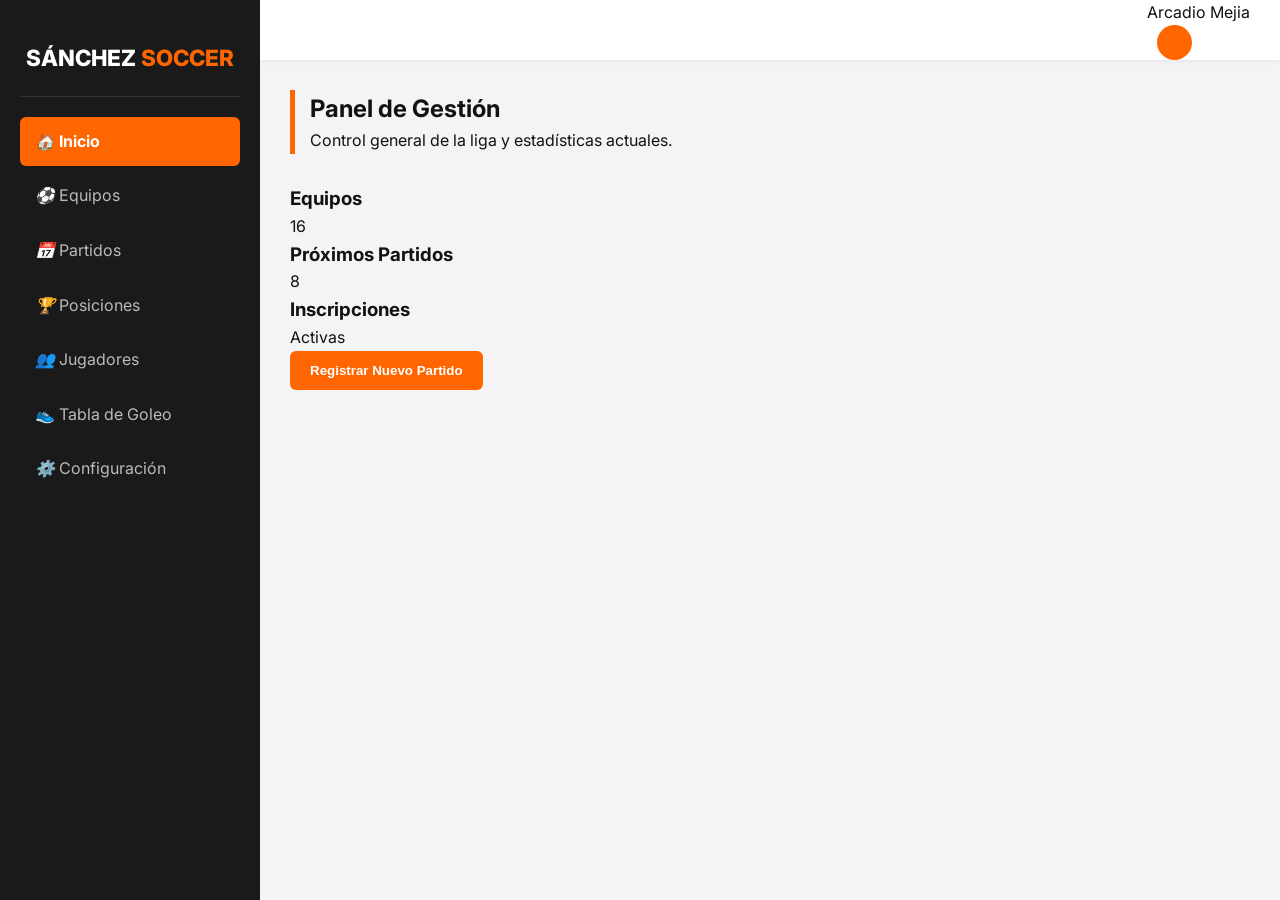
<file: index.html>
<!DOCTYPE html>
<html lang="es">
<head>
    <meta charset="UTF-8">
    <meta name="viewport" content="width=device-width, initial-scale=1.0">
    <title>Admin - Sánchez Soccer</title>
    <link rel="stylesheet" href="style.css">
    <!-- Importamos una fuente moderna -->
    <link href="https://fonts.googleapis.com/css2?family=Inter:wght@400;700;800&display=swap" rel="stylesheet">
</head>
<body>

    <div class="dashboard-container">
        <!-- Barra Lateral -->
        <aside class="sidebar">
            <div class="logo">
                SÁNCHEZ <span>SOCCER</span>
            </div>
            <nav class="menu">
                <a href="index.html" class="active"><i>🏠</i> Inicio</a>
                <a href="equipos.html"><i>⚽</i> Equipos</a>
                <a href="paritidos.html"><i>📅</i> Partidos</a>
                <a href="posiciones.html"><i>🏆</i> Posiciones</a>
                <a href="jugadores.html"><i>👥</i> Jugadores</a>
                <a href="goleo.html"><i>👟</i> Tabla de Goleo</a>
                <a href="#"><i>⚙️</i> Configuración</a>
                
            </nav>
        </aside>

        <!-- Contenido Principal -->
        <main class="main-content">
            <header class="top-header">
                <div class="user-info">
                    <span>Arcadio Mejia</span>
                    <div class="avatar"></div>
                </div>
            </header>

            <section class="content">
                <div class="seccion-titulo">
                    <h1>Panel de Gestión</h1>
                    <p>Control general de la liga y estadísticas actuales.</p>
                </div>

                <!-- Tarjetas de Resumen -->
                <div class="grid-stats">
                    <div class="card">
                        <h3>Equipos</h3>
                        <p class="numero">16</p>
                    </div>
                    <div class="card">
                        <h3>Próximos Partidos</h3>
                        <p class="numero">8</p>
                    </div>
                    <div class="card destacada">
                        <h3>Inscripciones</h3>
                        <p class="numero">Activas</p>
                    </div>
                </div>

                <button class="btn-primary">Registrar Nuevo Partido</button>
            </section>
        </main>
    </div>

    <script src="main.js"></script>
</body>
</body>
</html>
</file>
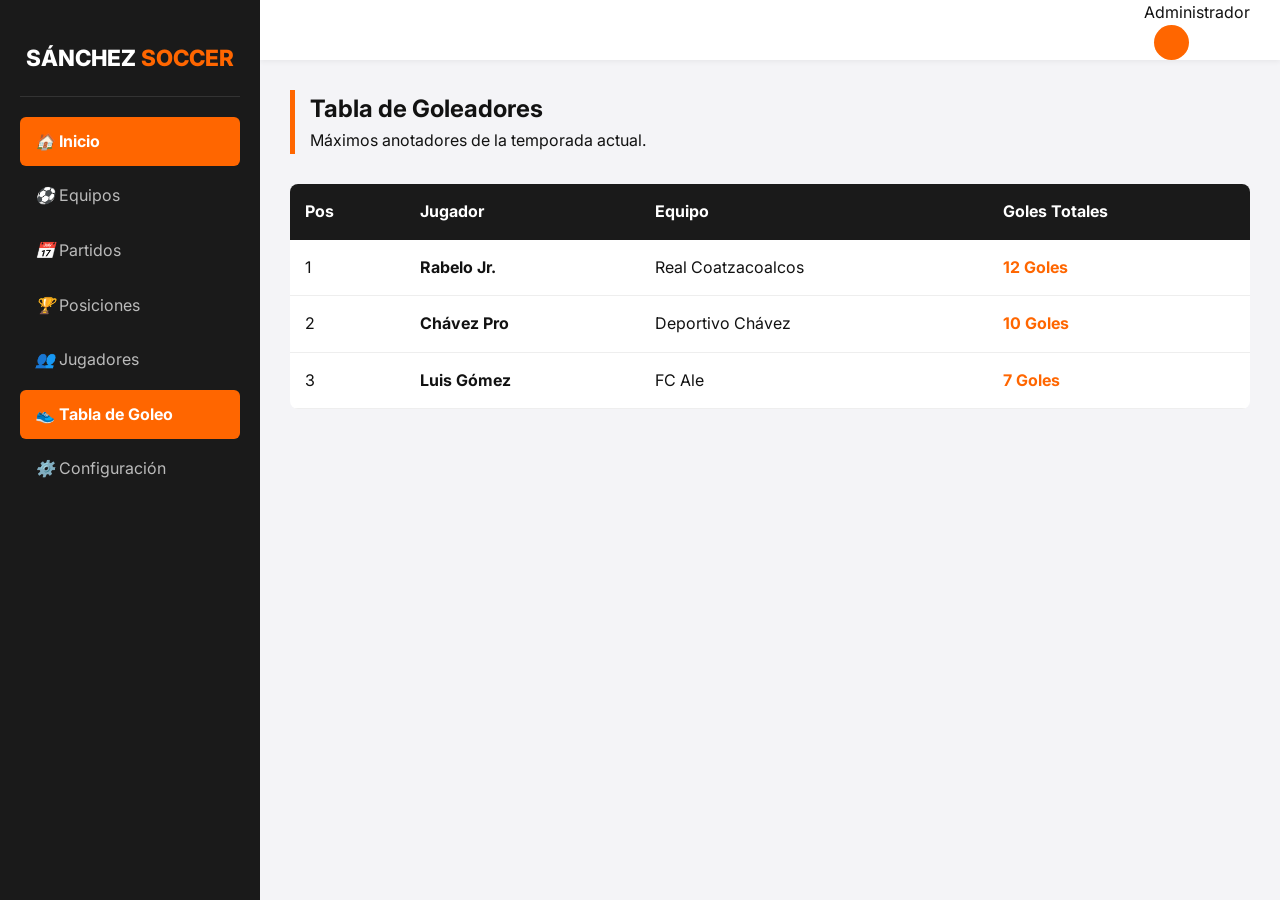
<file: goleo.html>
<!DOCTYPE html>
<html lang="es">
<head>
    <meta charset="UTF-8">
    <title>Goleo - Sánchez Soccer</title>
    <link rel="stylesheet" href="style.css">
    <link href="https://fonts.googleapis.com/css2?family=Inter:wght@400;700;800&display=swap" rel="stylesheet">
</head>
<body>
    <div class="dashboard-container">
        <aside class="sidebar">
            <div class="logo">SÁNCHEZ <span>SOCCER</span></div>
            <nav class="menu">
                <a href="#" class="active"><i>🏠</i> Inicio</a>
                <a href="equipos.html"><i>⚽</i> Equipos</a>
                <a href="paritidos.html"><i>📅</i> Partidos</a>
                <a href="posiciones.html"><i>🏆</i> Posiciones</a>
                <a href="jugadores.html"><i>👥</i> Jugadores</a>
                <a href="goleo.html" class="active"><i>👟</i> Tabla de Goleo</a>
                <a href="#"><i>⚙️</i> Configuración</a>
          
            </nav>
        </aside>

        <main class="main-content">
            <header class="top-header">
                <div class="user-info"><span>Administrador</span><div class="avatar"></div></div>
            </header>

            <section class="content">
                <div class="seccion-titulo">
                    <h1>Tabla de Goleadores</h1>
                    <p>Máximos anotadores de la temporada actual.</p>
                </div>

                <table class="tabla-admin">
                    <thead>
                        <tr>
                            <th>Pos</th>
                            <th>Jugador</th>
                            <th>Equipo</th>
                            <th>Goles Totales</th>
                        </tr>
                    </thead>
                    <tbody id="tabla-goleo-cuerpo">
                        <!-- JS llenará esto -->
                    </tbody>
                </table>
            </section>
        </main>
    </div>

    <script>
        const goleadores = [
            { nombre: "Rabelo Jr.", equipo: "Real Coatzacoalcos", goles: 12 },
            { nombre: "Chávez Pro", equipo: "Deportivo Chávez", goles: 10 },
            { nombre: "Luis Gómez", equipo: "FC Ale", goles: 7 }
        ];

        function cargarGoleo() {
            const cuerpo = document.getElementById('tabla-goleo-cuerpo');
            // Ordenar por goles
            goleadores.sort((a, b) => b.goles - a.goles);

            cuerpo.innerHTML = "";
            goleadores.forEach((jugador, i) => {
                cuerpo.innerHTML += `
                    <tr>
                        <td>${i + 1}</td>
                        <td><strong>${jugador.nombre}</strong></td>
                        <td>${jugador.equipo}</td>
                        <td style="color: var(--naranja); font-weight: bold;">${jugador.goles} Goles</td>
                    </tr>
                `;
            });
        }
        cargarGoleo();
    </script>
    
    <script src="main.js"></script>
</body>
</body>
</html>
</file>
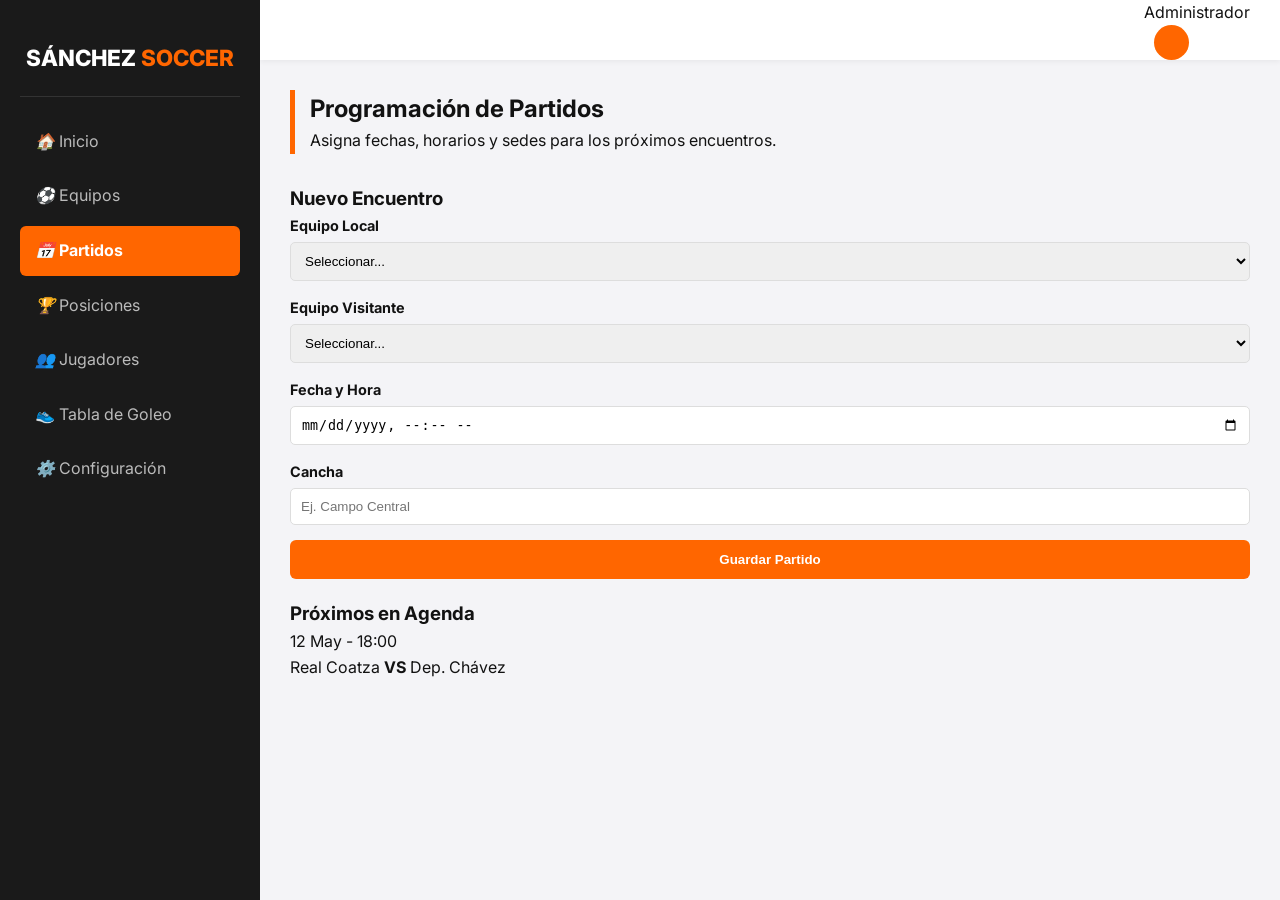
<file: partidos.html>
<!DOCTYPE html>
<html lang="es">
<head>
    <meta charset="UTF-8">
    <meta name="viewport" content="width=device-width, initial-scale=1.0">
    <title>Partidos - Sánchez Soccer</title>
    <link rel="stylesheet" href="style.css">
    <link href="https://fonts.googleapis.com/css2?family=Inter:wght@400;700;800&display=swap" rel="stylesheet">
</head>
<body>

    <div class="dashboard-container">
        <aside class="sidebar">
            <div class="logo">SÁNCHEZ <span>SOCCER</span></div>
            <nav class="menu">
                <a href="index.html"><i>🏠</i> Inicio</a>
                <a href="equipos.html"><i>⚽</i> Equipos</a>
                <a href="partidos.html" class="active"><i>📅</i> Partidos</a>
                <a href="posiciones.html"><i>🏆</i> Posiciones</a>
                <a href="jugadores.html"><i>👥</i> Jugadores</a>
                <a href="goleo.html"><i>👟</i> Tabla de Goleo</a>
                <a href="#"><i>⚙️</i> Configuración</a>
            </nav>
        </aside>

        <main class="main-content">
            <header class="top-header">
                <div class="user-info"><span>Administrador</span><div class="avatar"></div></div>
            </header>

            <section class="content">
                <div class="seccion-titulo">
                    <h1>Programación de Partidos</h1>
                    <p>Asigna fechas, horarios y sedes para los próximos encuentros.</p>
                </div>

                <div class="grid-form">
                    <div class="card-formulario">
                        <h3>Nuevo Encuentro</h3>
                        <form class="admin-form">
                            <div class="form-group">
                                <label>Equipo Local</label>
                                <select><option>Seleccionar...</option><option>Real Coatzacoalcos</option></select>
                            </div>
                            <div class="form-group">
                                <label>Equipo Visitante</label>
                                <select><option>Seleccionar...</option><option>Deportivo Chávez</option></select>
                            </div>
                            <div class="form-group">
                                <label>Fecha y Hora</label>
                                <input type="datetime-local">
                            </div>
                            <div class="form-group">
                                <label>Cancha</label>
                                <input type="text" placeholder="Ej. Campo Central">
                            </div>
                            <button type="submit" class="btn-primary" style="width: 100%;">Guardar Partido</button>
                        </form>
                    </div>

                    <div class="card-lista">
                        <h3>Próximos en Agenda</h3>
                        <div class="item-partido">
                            <span class="fecha">12 May - 18:00</span>
                            <p>Real Coatza <strong>VS</strong> Dep. Chávez</p>
                        </div>
                    </div>
                </div>
            </section>
        </main>
    </div>
    
    <script src="main.js"></script>
</body>
</body>
</html>
</file>
<file: style.css>
:root {
    --naranja: #ff6600;
    --naranja-oscuro: #e65c00;
    --negro-sidebar: #1a1a1a;
    --negro-fondo: #121212;
    --blanco: #ffffff;
    --gris-claro: #f4f4f7;
    --texto-suave: #666666;
    --verde-exito: #28a745;
    --rojo-error: #d32f2f;
}

* { margin: 0; padding: 0; box-sizing: border-box; }

body {
    font-family: 'Inter', sans-serif;
    background-color: var(--gris-claro);
    color: var(--negro-fondo);
    line-height: 1.6;
}


.dashboard-container { display: flex; min-height: 100vh; }

.sidebar {
    width: 260px;
    background-color: var(--negro-sidebar);
    color: var(--blanco);
    padding: 20px;
    position: sticky;
    top: 0;
    height: 100vh;
}

.logo {
    font-size: 1.4rem;
    font-weight: 800;
    text-align: center;
    padding: 20px 0;
    border-bottom: 1px solid #333;
    margin-bottom: 20px;
}
.logo span { color: var(--naranja); }

.menu a {
    display: block;
    color: #bbb;
    text-decoration: none;
    padding: 12px 15px;
    margin-bottom: 5px;
    border-radius: 6px;
    transition: 0.3s ease;
}

.menu a:hover { color: var(--naranja); background: rgba(255,102,0,0.1); }
.menu a.active { background-color: var(--naranja) !important; color: white !important; font-weight: bold; }


.main-content { flex: 1; }
.top-header {
    background: white;
    height: 60px;
    display: flex;
    justify-content: flex-end;
    align-items: center;
    padding: 0 30px;
    box-shadow: 0 2px 5px rgba(0,0,0,0.05);
}
.avatar { width: 35px; height: 35px; background: var(--naranja); border-radius: 50%; margin-left: 10px; }
.content { padding: 30px; }
.seccion-titulo { border-left: 5px solid var(--naranja); padding-left: 15px; margin-bottom: 30px; }

.tabla-admin {
    width: 100%;
    border-collapse: collapse;
    background: white;
    border-radius: 8px;
    overflow: hidden;
}
.tabla-admin th { background: var(--negro-sidebar); color: white; padding: 15px; text-align: left; }
.tabla-admin td { padding: 15px; border-bottom: 1px solid #eee; }

.credencial {
    width: 350px;
    height: 220px;
    background: white;
    border: 2px solid var(--negro-sidebar);
    border-radius: 12px;
    overflow: hidden;
    position: relative;
    box-shadow: 0 10px 25px rgba(0,0,0,0.2);
    margin: 0 auto;
}

.credencial-header {
    background: var(--negro-sidebar);
    color: var(--naranja);
    padding: 10px;
    display: flex;
    justify-content: space-between;
    font-weight: 800;
    font-size: 0.8rem;
}

.credencial-body { display: flex; padding: 15px; gap: 15px; align-items: center; }

.foto-jugador {
    width: 90px;
    height: 110px;
    background: #f0f0f0;
    border: 1px solid #ddd;
    border-radius: 4px;
    overflow: hidden;
    display: flex;
    align-items: center;
    justify-content: center;
}

.foto-jugador img {
    width: 100%;
    height: 100%;
    object-fit: cover;
    display: none;
}

.datos-jugador h2 { font-size: 1.2rem; margin: 0; color: var(--negro-sidebar); text-transform: uppercase; }
.datos-jugador p { color: var(--naranja); font-weight: bold; font-size: 0.9rem; }

.dorsal-badge {
    margin-top: 8px;
    background: var(--negro-sidebar);
    color: white;
    padding: 4px 10px;
    border-radius: 4px;
    font-weight: 800;
    display: inline-block;
}

.credencial-footer {
    position: absolute;
    bottom: 0;
    width: 100%;
    background: var(--naranja);
    color: white;
    text-align: center;
    font-size: 0.7rem;
    padding: 5px 0;
    font-weight: bold;
}


.btn-primary {
    background: var(--naranja);
    color: white;
    border: none;
    padding: 12px 20px;
    border-radius: 6px;
    cursor: pointer;
    font-weight: bold;
    margin-bottom: 20px;
}
.btn-primary:hover { background: var(--naranja-oscuro); }

.form-group { margin-bottom: 15px; }
.form-group label { display: block; font-weight: bold; margin-bottom: 5px; font-size: 0.9rem; }
.form-group input, .form-group select {
    width: 100%;
    padding: 10px;
    border: 1px solid #ddd;
    border-radius: 5px;
}

/* IMPRESIÓN */
@media print {
    .sidebar, .top-header, .btn-primary, form { display: none !important; }
    .credencial { box-shadow: none; position: absolute; top: 0; left: 0; }
}
</file>
